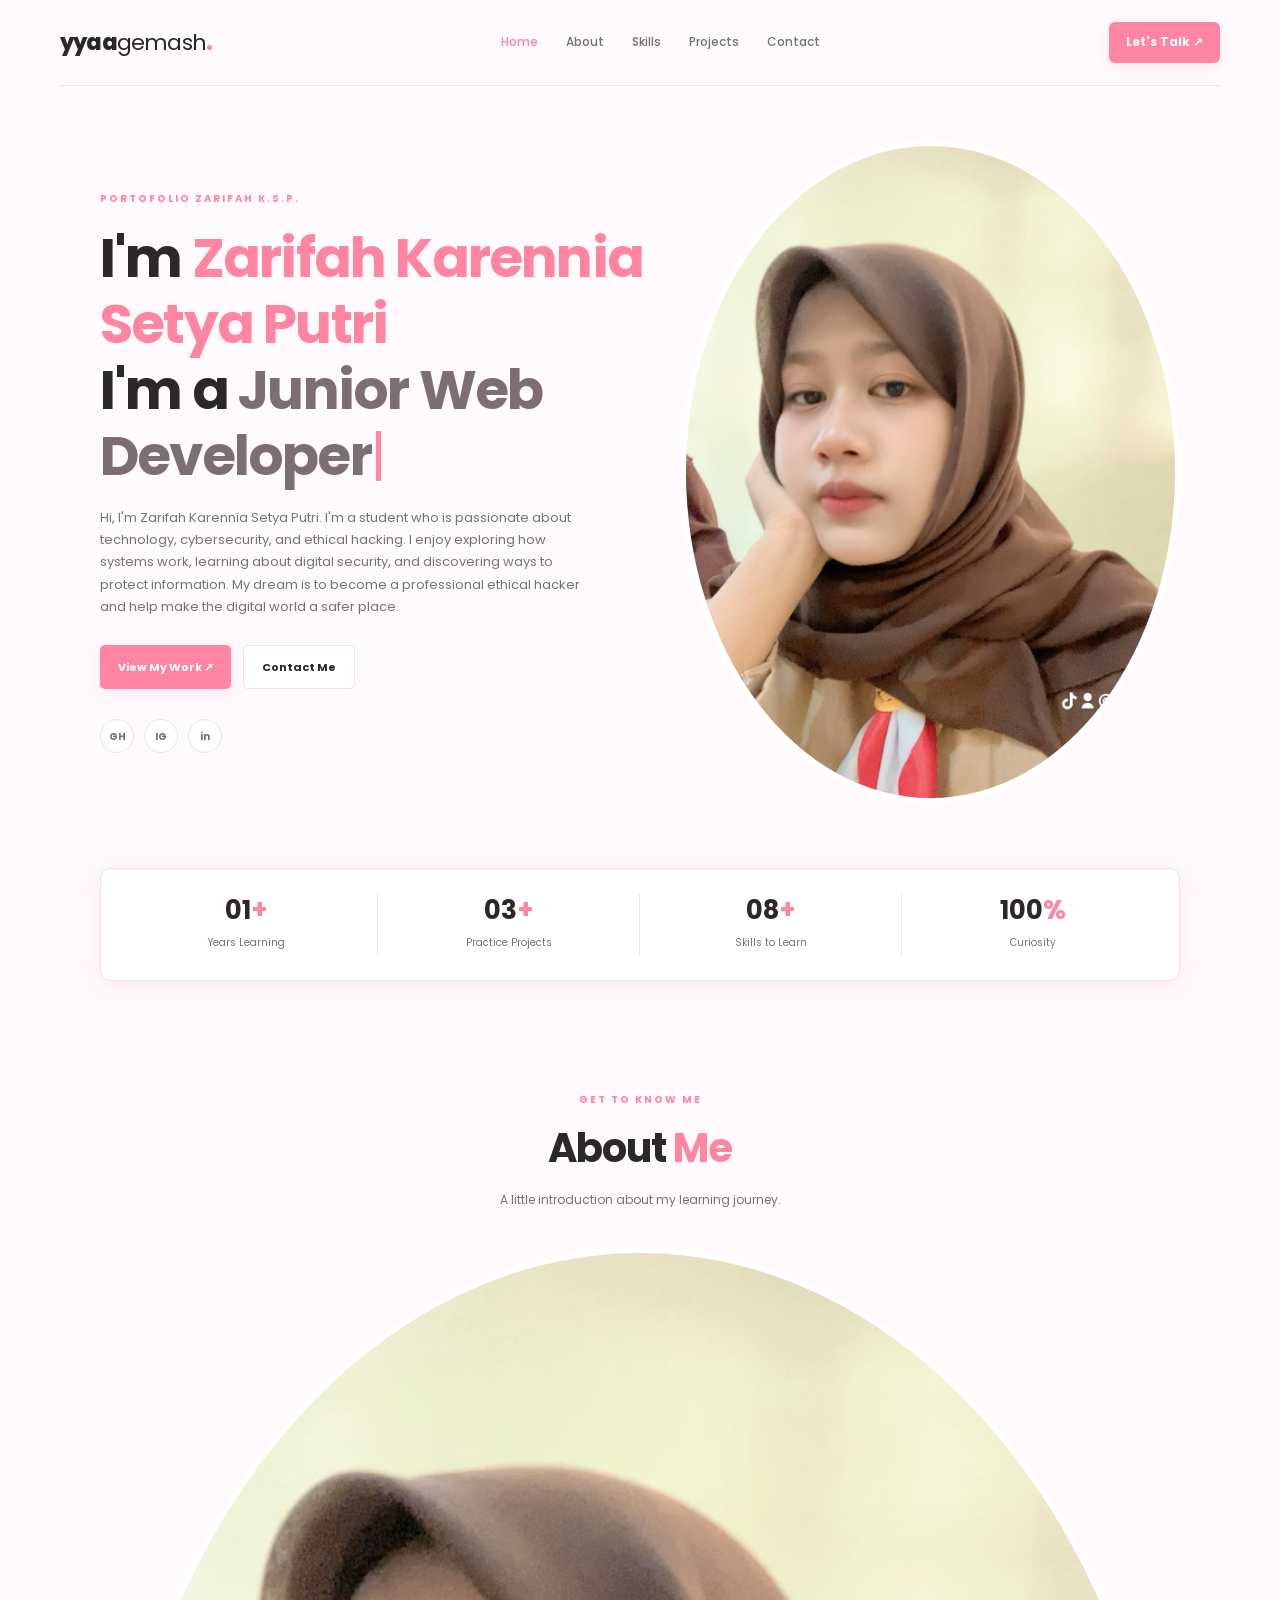
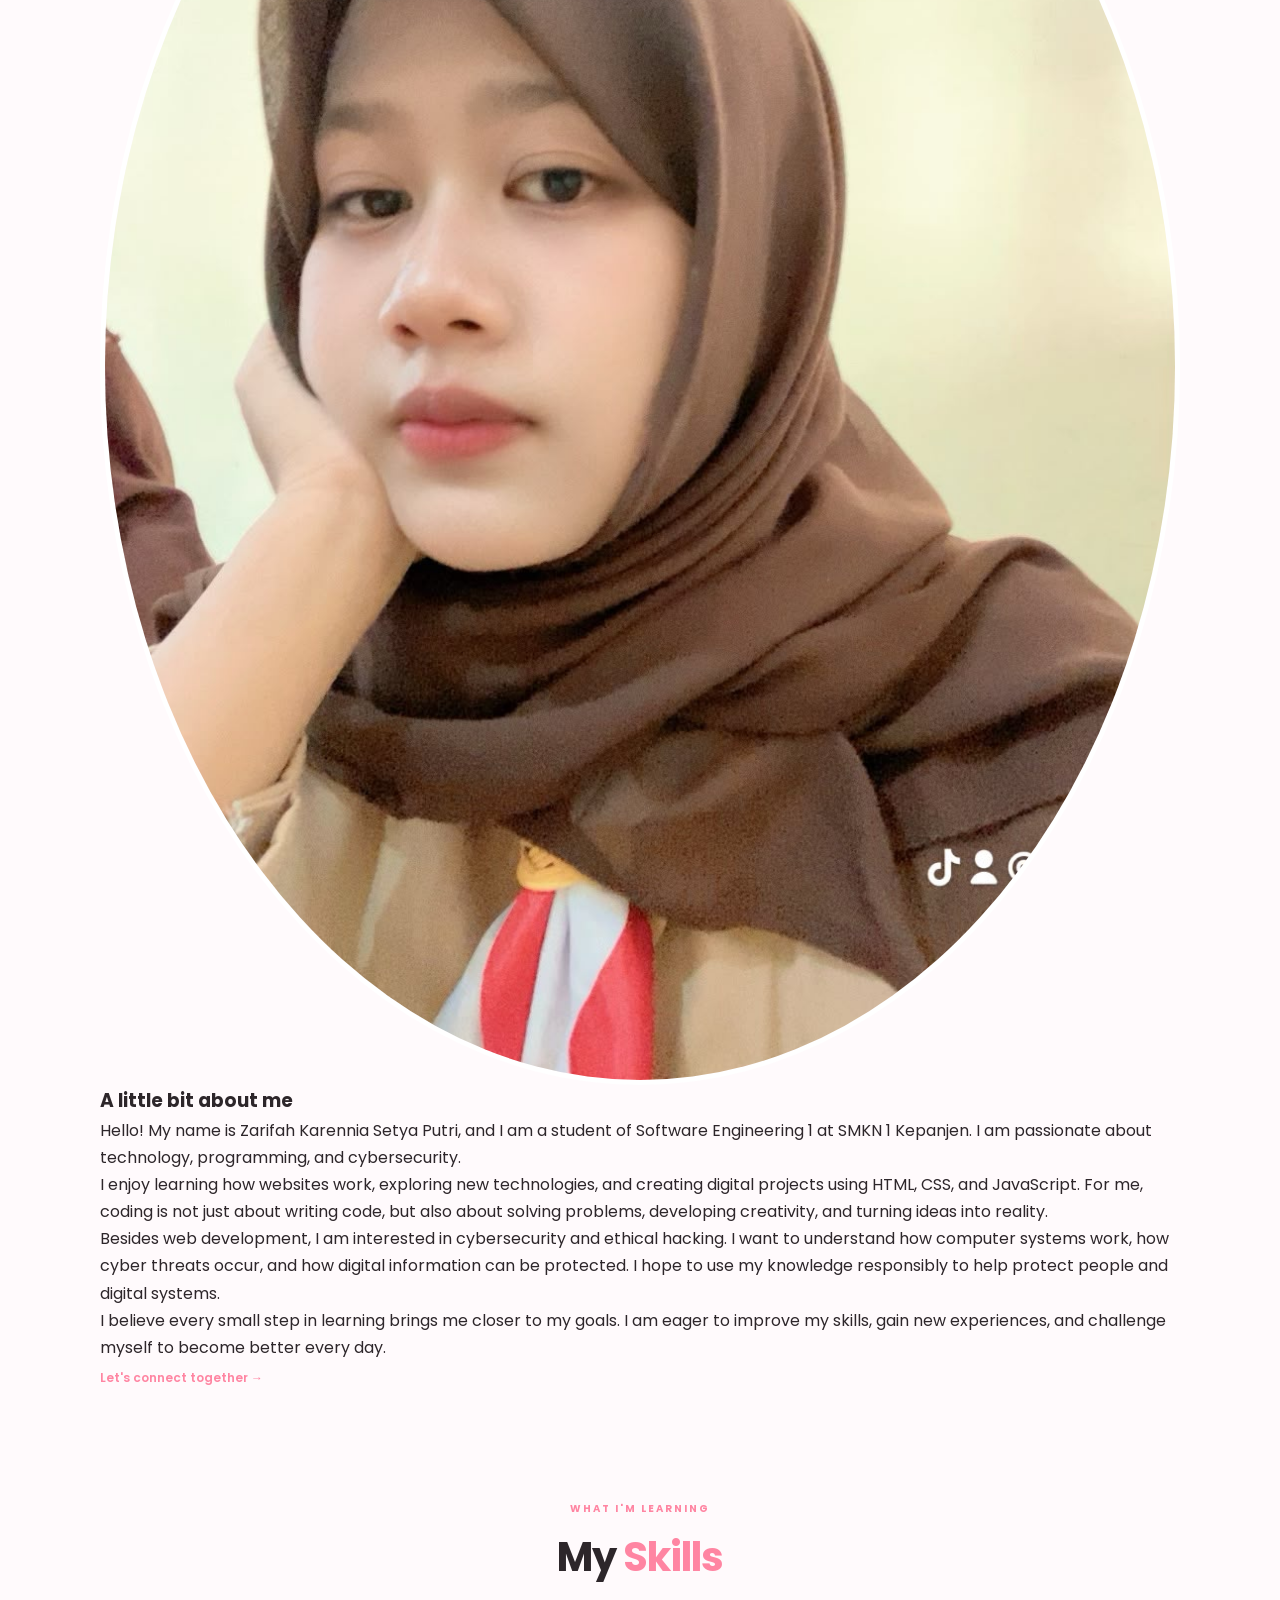
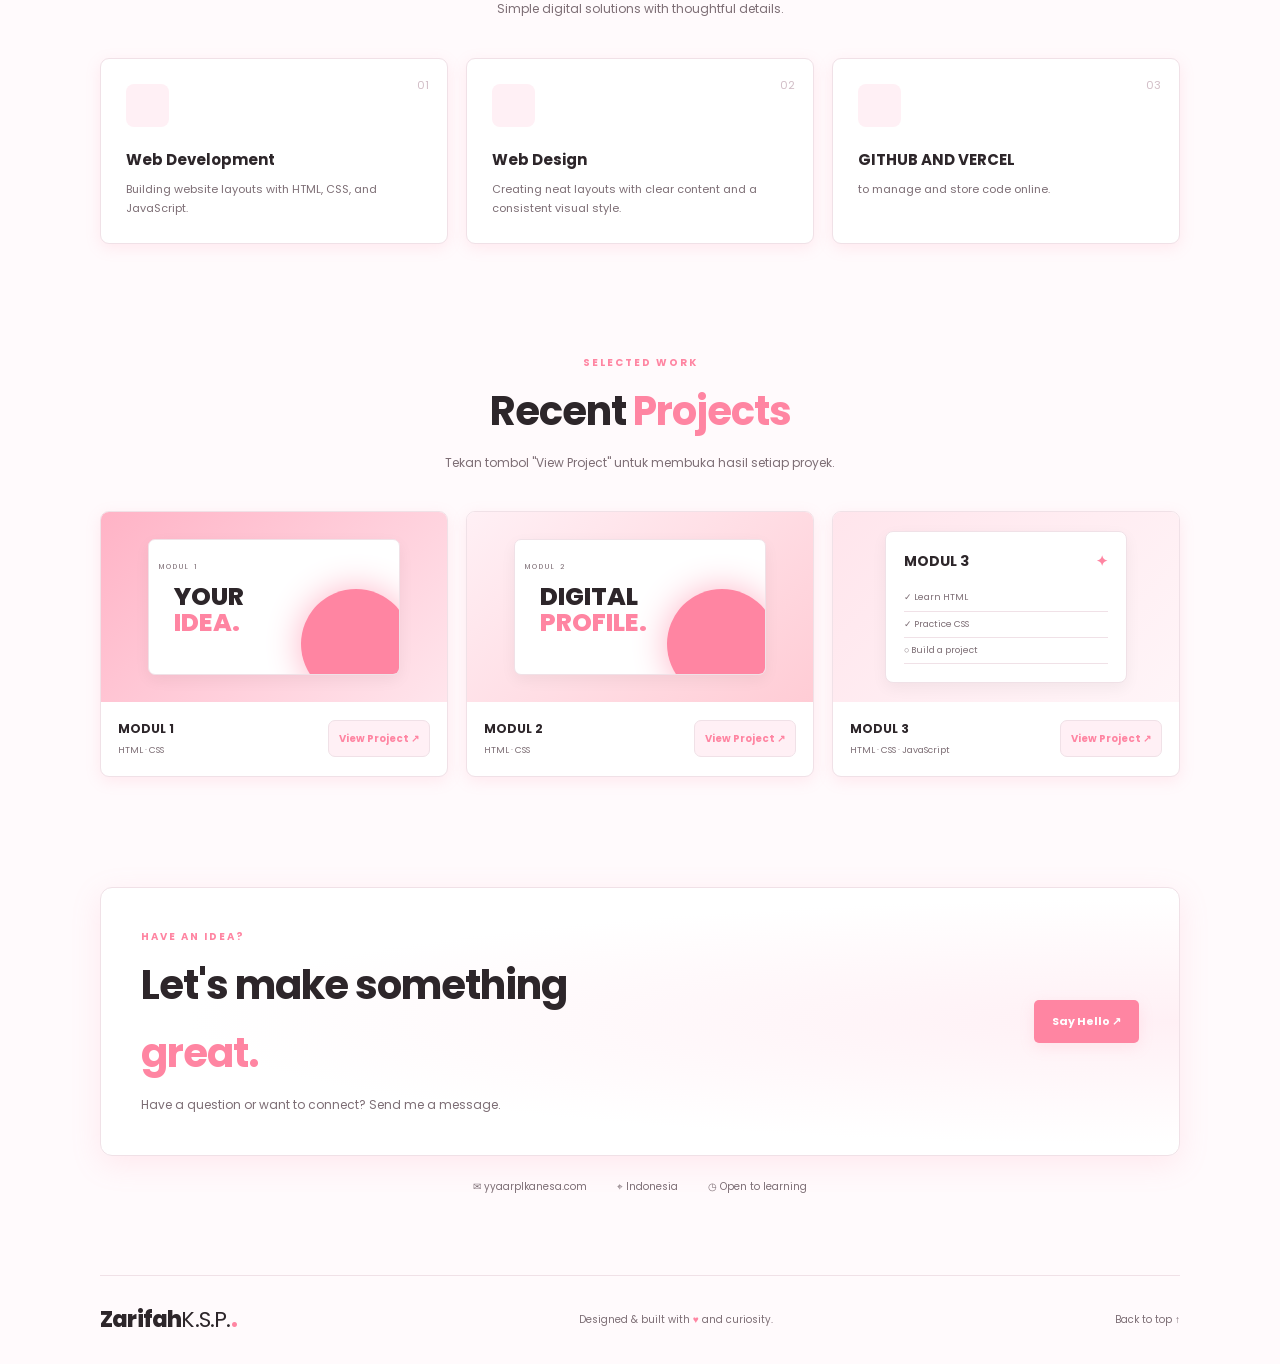
<file: index.html>
<!DOCTYPE html>
<html lang="id">
<head>
  <meta charset="UTF-8">
  <meta name="viewport" content="width=device-width, initial-scale=1.0">
  <meta name="description" content="Portofolio Zarifah Karennia Setya Putri, pelajar yang tertarik pada web development dan cybersecurity.">
  <title>Portofolio | Zarifah K.S.P.</title>
  <link rel="preconnect" href="https://fonts.googleapis.com">
  <link rel="preconnect" href="https://fonts.gstatic.com" crossorigin>
  <link href="https://fonts.googleapis.com/css2?family=Poppins:wght@300;400;500;600;700;800&display=swap" rel="stylesheet">
  <link rel="stylesheet" href="style.css">
</head>
<body>
  <header class="header">
    <a href="#home" class="logo">yyaa<span>gemash</span><i>.</i></a>
    <button class="menu-toggle" id="menuToggle" aria-label="Buka menu" aria-expanded="false">☰</button>
    <nav class="nav" id="nav">
      <a href="#home" class="active">Home</a>
      <a href="#about">About</a>
      <a href="#Skills">Skills</a>
      <a href="#projects">Projects</a>
      <a href="#contact">Contact</a>
    </nav>
    <a href="#contact" class="header-button">Let's Talk ↗</a>
  </header>

  <main>
    <section class="hero section" id="home">
      <div class="hero-copy">
        <p class="eyebrow">PORTOFOLIO ZARIFAH K.S.P.</p>
        <h1>I'm <span>Zarifah Karennia Setya Putri</span><br>I'm a <span class="typing" id="typing">Junior Web Developer</span><b class="cursor">|</b></h1>
        <p class="intro">
          Hi, I'm Zarifah Karennia Setya Putri. I'm a student who is passionate about technology,
          cybersecurity, and ethical hacking. I enjoy exploring how systems work, learning about
          digital security, and discovering ways to protect information. My dream is to become a
          professional ethical hacker and help make the digital world a safer place.
        </p>
        <div class="hero-actions">
          <a href="#projects" class="button button-primary">View My Work ↗</a>
          <a href="#contact" class="button button-outline">Contact Me</a>
        </div>
        <div class="socials">
          <a href="https://github.com/" target="_blank" rel="noopener noreferrer" aria-label="GitHub">GH</a>
          <a href="https://www.instagram.com/" target="_blank" rel="noopener noreferrer" aria-label="Instagram">IG</a>
          <a href="https://www.linkedin.com/" target="_blank" rel="noopener noreferrer" aria-label="LinkedIn">in</a>
        </div>
      </div>
<!-- FOTO -->

            <div class="about-photo">

                <img
                    src="WhatsApp Image 2026-10-03 at 18.28.03.jpeg"
                    class="profile-photo"
                    alt="Foto Zarifah"
                >
    </section>

    <section class="stats section" aria-label="Ringkasan">
      <div><strong>01<span>+</span></strong><small>Years Learning</small></div>
      <div><strong>03<span>+</span></strong><small>Practice Projects</small></div>
      <div><strong>08<span>+</span></strong><small>Skills to Learn</small></div>
      <div><strong>100<span>%</span></strong><small>Curiosity</small></div>
    </section>

    <section class="section about" id="about">
      <div class="section-heading">
        <p class="eyebrow">GET TO KNOW ME</p>
        <h2>About <span>Me</span></h2>
        <p class="section-subtitle">A little introduction about my learning journey.</p>
      </div>
<!-- FOTO -->

            <div class="about-photo">

                <img
                    src="WhatsApp Image 2026-10-03 at 18.28.03.jpeg"
                    class="profile-photo"
                    alt="Foto Zarifah"

      <div class="about-content"<div></div>
        
          <h3>A little bit about me</h3>
          <p>Hello! My name is Zarifah Karennia Setya Putri, and I am a student of Software Engineering 1 at SMKN 1 Kepanjen. I am passionate about technology, programming, and cybersecurity.</p>
          <p>I enjoy learning how websites work, exploring new technologies, and creating digital projects using HTML, CSS, and JavaScript. For me, coding is not just about writing code, but also about solving problems, developing creativity, and turning ideas into reality.</p>
          <p>Besides web development, I am interested in cybersecurity and ethical hacking. I want to understand how computer systems work, how cyber threats occur, and how digital information can be protected. I hope to use my knowledge responsibly to help protect people and digital systems.</p>
          <p>I believe every small step in learning brings me closer to my goals. I am eager to improve my skills, gain new experiences, and challenge myself to become better every day.</p>
          <a href="#contact" class="text-link">Let's connect together →</a>
        </div>
      </div>
    </section>

    <section class="section services" id="services">
      <div class="section-heading">
        <p class="eyebrow">WHAT I'M LEARNING</p>
        <h2>My <span>Skills</span></h2>
        <p class="section-subtitle">Simple digital solutions with thoughtful details.</p>
      </div>
      <div class="service-grid">
        <article class="service-card">
          <div class="service-icon"></div><h3>Web Development</h3>
          <p>Building website layouts with HTML, CSS, and JavaScript.</p><span class="card-number">01</span>
        </article>
        <article class="service-card">
          <div class="service-icon"></div><h3>Web Design</h3>
          <p>Creating neat layouts with clear content and a consistent visual style.</p><span class="card-number">02</span>
        </article>
        <article class="service-card">
          <div class="service-icon"></div><h3>GITHUB AND VERCEL</h3>
          <p>to manage and store code online.</p><span class="card-number">03</span>
        </article>
      </div>
    </section>

    
<section class="section projects" id="projects">
    <div class="section-heading">
        <p class="eyebrow">SELECTED WORK</p>
        <h2>Recent <span>Projects</span></h2>
        <p class="section-subtitle">
            Tekan tombol "View Project" untuk membuka hasil setiap proyek.
        </p>
    </div>

    <div class="project-grid">

        <!-- PROJECT 1 -->
        <article class="project-card">
            <div class="project-preview preview-one">
                <div class="preview-window">
                    <span class="preview-tag">MODUL 1</span>
                    <div class="preview-title">
                        YOUR<br>
                        <em>IDEA.</em>
                    </div>
                    <div class="preview-shape"></div>
                </div>
            </div>

            <div class="project-info">
                <div>
                    <h3>MODUL 1</h3>
                    <p>HTML · CSS</p>
                </div>

                <a href="index1.html"
                   target="_blank"
                   rel="noopener noreferrer"
                   class="project-open">
                    View Project ↗
                </a>
            </div>
        </article>

        <!-- PROJECT 2 -->
        <article class="project-card">
            <div class="project-preview preview-two">
                <div class="preview-window">
                    <span class="preview-tag">MODUL 2</span>
                    <div class="preview-title">
                        DIGITAL<br>
                        <em>PROFILE.</em>
                    </div>
                    <div class="preview-shape"></div>
                </div>
            </div>

            <div class="project-info">
                <div>
                    <h3>MODUL 2</h3>
                    <p>HTML · CSS</p>
                </div>

                <a href="index2.html"
                   target="_blank"
                   rel="noopener noreferrer"
                   class="project-open">
                    View Project ↗
                </a>
            </div>
        </article>

        <!-- PROJECT 3 -->
        <article class="project-card">
            <div class="project-preview preview-three">
                <div class="todo">
                    <strong>MODUL 3 <span>✦</span></strong>
                    <p>✓ Learn HTML</p>
                    <p>✓ Practice CSS</p>
                    <p>○ Build a project</p>
                </div>
            </div>

            <div class="project-info">
                <div>
                    <h3>MODUL 3</h3>
                    <p>HTML · CSS · JavaScript</p>
                </div>

                <a href="index3.html"
                   target="_blank"
                   rel="noopener noreferrer"
                   class="project-open">
                    View Project ↗
                </a>
            </div>
        </article>

    </div>
  </section>
    <section class="section contact" id="contact">
      <div class="contact-panel">
        <div>
          <p class="eyebrow">HAVE AN IDEA?</p>
          <h2>Let's make something <span>great.</span></h2>
          <p class="section-subtitle">Have a question or want to connect? Send me a message.</p>
        </div>
        <a class="button button-primary" href="mailto:@yyaarplkanesa.com">Say Hello ↗</a>
      </div>
      <div class="contact-details"><span>✉ yyaarplkanesa.com</span><span>⌖ Indonesia</span><span>◷ Open to learning</span></div>
    </section>
  </main>

  <footer>
    <a class="logo" href="#home">Zarifah<span>K.S.P.</span><i>.</i></a>
    <p>Designed & built with <span>♥</span> and curiosity.</p>
    <a href="#home" class="back-top">Back to top ↑</a>
  </footer>

  <div class="project-modal" id="projectModal" aria-hidden="true" role="dialog" aria-modal="true" aria-labelledby="modalTitle">
    <div class="project-modal-content">
      <button class="modal-close" id="modalClose" aria-label="Tutup preview">&times;</button>
      <p class="eyebrow">PROJECT PREVIEW</p>
      <h2 id="modalTitle">Nama Proyek</h2>
      <p id="modalDescription"></p>
      <div id="modalPreview" class="modal-preview"></div>
    </div>
  </div>
  <script src="script.js"></script>
</body>
</html>
</file>
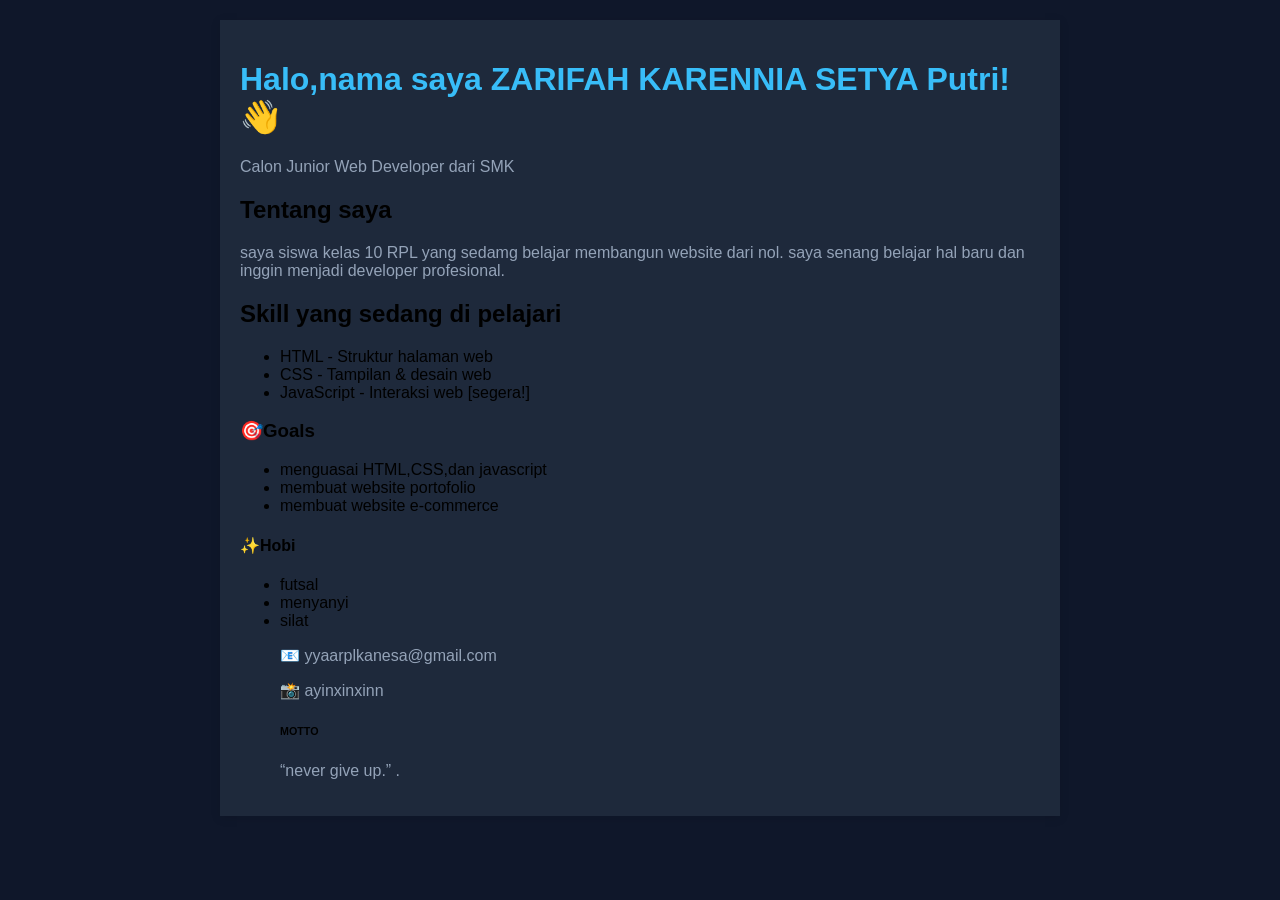
<file: index1.html>
<!DOCTYPE html>
<html lang="id">
    <head> 
        <meta charset="UTF-8">
        <title>profil-Zarifah Karennia Setya Putri</title>
    
    <style>

        body {
            font-family: Arial, sans-serif;
            background-color: #0f172a;
            margin: 0;
            padding: 0;
        }
        .kartu-profil {
            max-width: 800px;
            margin: 20px auto;
            padding: 20px;
            background-color: #1e293b;
            box-shadow: 0 2px 10px rgba(0, 0, 0, 0.1);
        }
        h1 {
            color: #38bdf8;
        }
        p {
            color: #94a3b8;
        }
    </style>
    <body>
        
    <div class="kartu-profil">
        <h1> Halo,nama saya ZARIFAH KARENNIA SETYA Putri!👋</h1>
        <p class="tagline">Calon Junior Web Developer dari SMK</p>

       <h2>Tentang saya</h2>
       <p>saya siswa kelas 10 RPL yang sedamg belajar
                membangun website dari nol. saya senang
                belajar hal baru dan inggin menjadi developer profesional.</p> 

       <h2>Skill yang sedang di pelajari</h2>
       <ul>
           <li>HTML - Struktur halaman web</li>
          <li>CSS - Tampilan & desain web</li>
           <li>JavaScript - Interaksi web [segera!]</li>
          </ul>


           <h3> 🎯Goals</h3>
           <ul>
               <li>menguasai HTML,CSS,dan javascript</li>
               <li>membuat website portofolio</li>
               <li>membuat website e-commerce</li>
           </ul>


           <h4> ✨Hobi</h4>
             <ul>
                <li>futsal</li>
                <li>menyanyi</li>
                <li>silat</li>

             <p class="kontak">📧 yyaarplkanesa@gmail.com</p>
             <p class="kontak">📸 ayinxinxinn</p>


             <h6>MOTTO</h6>
                 <P>“never give up.” 
                  .</P>
    </div>
 </body>
 </html>
</file>
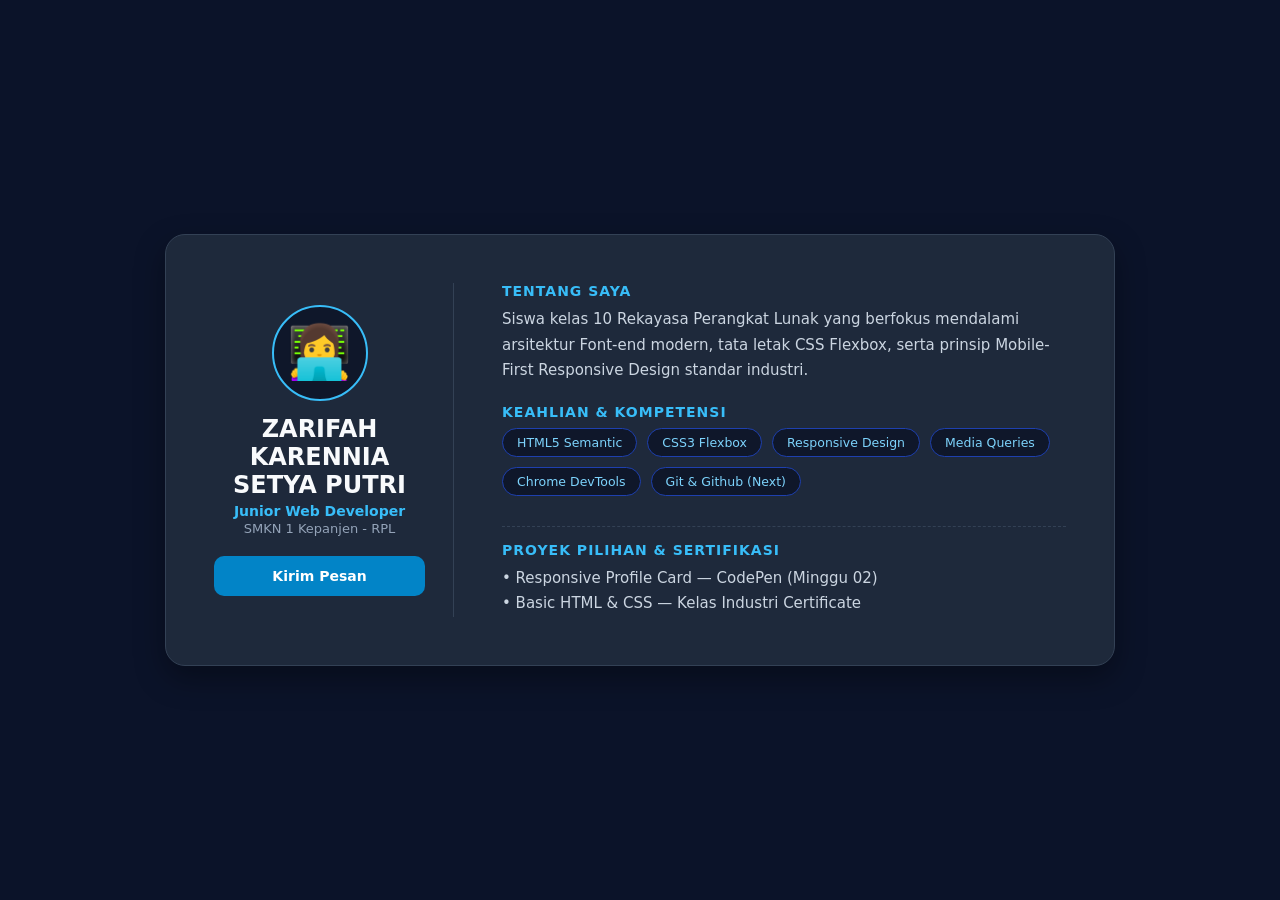
<file: index2.html>
<!DOCTYPE html>
<html lang="en">
<head>
    <meta charset="UTF-8">
    <meta name="viewport" content="width=device-width, initial-scale=1.0">
    <title>Profil Digital Responsive - Zarifah Karennia Setya Putri</title>
    <link rel="stylesheet" href="index2.css">
</head>
<body>

    <main class="page-wrapper">
        <article class="profile-card">
        
             <header class="card-aside">
                <div class="avatar-box">
                    <span class="avatar-icon">👩‍💻</span>
                </div>
                <h1 class="student-name">ZARIFAH KARENNIA SETYA PUTRI</h1>
                <p class="student-role">Junior Web Developer</p>
                <p class="student-school">SMKN 1 Kepanjen - RPL</p>
                <a href="mailto:siswa@smkn1kepanjen.sch.id" class="btn-contact">Kirim Pesan</a>
            </header>

             <section class="card-content">
                <div class="bio-section">
                    <h2 class="section-heading">Tentang Saya</h2>
                    <p class="bio-text">
                        Siswa kelas 10 Rekayasa Perangkat Lunak yang berfokus mendalami
                        arsitektur Font-end modern, tata letak CSS Flexbox, serta prinsip
                        Mobile-First Responsive Design standar industri.
                    </p>
                </div>

                <div class="skills-section">
                    <h2 class="section-heading">Keahlian & Kompetensi</h2>
                    <div class="skill-matrix">
                        <div class="skill-badge">HTML5 Semantic</div>
                        <div class="skill-badge">CSS3 Flexbox</div>
                        <div class="skill-badge">Responsive Design</div>
                        <div class="skill-badge">Media Queries</div>
                        <div class="skill-badge">Chrome DevTools</div>
                        <div class="skill-badge">Git & Github (Next) </div>
                 </div>
                </div>

            <!-- TANTANGAN: Section Baru (Hanya Muncul Bagus di Desktop) -->
                <div class="extra-section">
                    <h2 class="section-heading">Proyek Pilihan & Sertifikasi</h2>
                    <p class="bio-text">
                        • Responsive Profile Card — CodePen (Minggu 02)<br>
                        • Basic HTML & CSS — Kelas Industri Certificate
                    </p>
                </div>
             </section>

          </article>
</body>
</html>
</file>
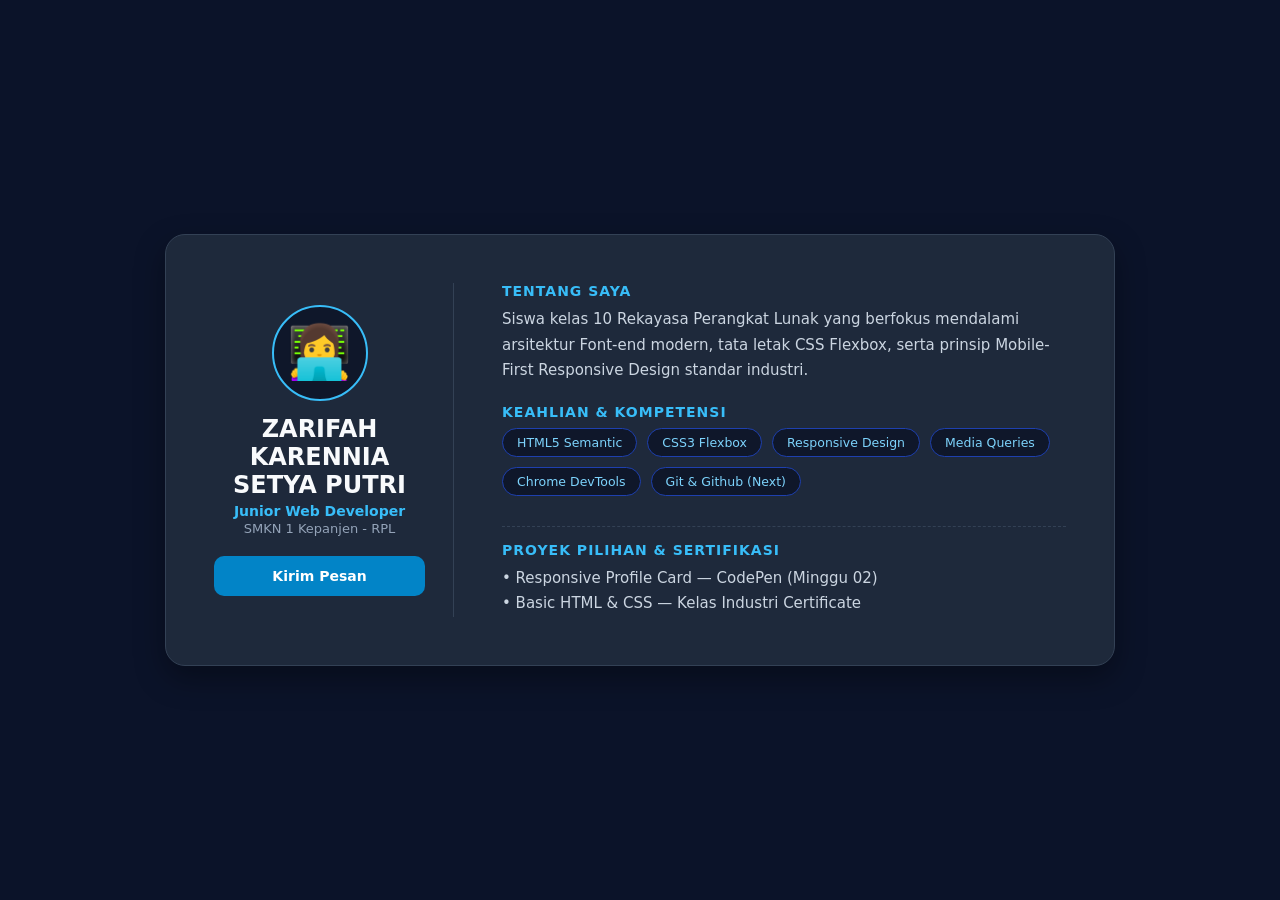
<file: index3.html>
<!DOCTYPE html>
<html lang="en">
<head>
    <meta charset="UTF-8">
    <meta name="viewport" content="width=device-width, initial-scale=1.0">
    <title>Profil Digital Responsive - ZARIFAH KARENNIA SETYA Putri</title>
    <link rel="stylesheet" href="index2.css">
</head>
<body>

    <main class="page-wrapper">
        <article class="profile-card">
        
             <header class="card-aside">
                <div class="avatar-box">
                    <span class="avatar-icon">👩‍💻</span>
                </div>
                <h1 class="student-name">ZARIFAH KARENNIA SETYA PUTRI</h1>
                <p class="student-role">Junior Web Developer</p>
                <p class="student-school">SMKN 1 Kepanjen - RPL</p>
                <a href="mailto:siswa@smkn1kepanjen.sch.id" class="btn-contact">Kirim Pesan</a>
            </header>

             <section class="card-content">
                <div class="bio-section">
                    <h2 class="section-heading">Tentang Saya</h2>
                    <p class="bio-text">
                        Siswa kelas 10 Rekayasa Perangkat Lunak yang berfokus mendalami
                        arsitektur Font-end modern, tata letak CSS Flexbox, serta prinsip
                        Mobile-First Responsive Design standar industri.
                    </p>
                </div>

                <div class="skills-section">
                    <h2 class="section-heading">Keahlian & Kompetensi</h2>
                    <div class="skill-matrix">
                        <div class="skill-badge">HTML5 Semantic</div>
                        <div class="skill-badge">CSS3 Flexbox</div>
                        <div class="skill-badge">Responsive Design</div>
                        <div class="skill-badge">Media Queries</div>
                        <div class="skill-badge">Chrome DevTools</div>
                        <div class="skill-badge">Git & Github (Next) </div>
                 </div>
                </div>

            <!-- TANTANGAN: Section Baru (Hanya Muncul Bagus di Desktop) -->
                <div class="extra-section">
                    <h2 class="section-heading">Proyek Pilihan & Sertifikasi</h2>
                    <p class="bio-text">
                        • Responsive Profile Card — CodePen (Minggu 02)<br>
                        • Basic HTML & CSS — Kelas Industri Certificate
                    </p>
                </div>
             </section>

          </article>
</body>
</html>
</file>
<file: style.css>
* {
    margin: 0;
    padding: 0;
    box-sizing: border-box;
}
:root {
    --bg: #fffafc;
    --panel: #fff;
    --text: #2d262a;
    --muted: #7d6e75;
    --pink: #ff85a2;
    --pink-light: #ffb3c6;
    --pink-bg: #fff0f5;
    --border: #f0e1e7;
    --shadow: rgba(255,133,162,.15);
}
html {
    scroll-behavior: smooth;
    scroll-padding-top: 90px;
}
body {
    font-family: "Poppins",Arial,sans-serif;
    background: var(--bg);
    color: var(--text);
    line-height: 1.7;
    overflow-x: hidden;
}
a {
    color: inherit;
    text-decoration: none;
}
button {
    font: inherit;
}
.section {
    width: min(1080px,calc(100% - 48px));
    margin: auto;
}
.header {
    width: min(1160px,calc(100% - 48px));
    min-height: 86px;
    margin: auto;
    display: flex;
    align-items: center;
    justify-content: space-between;
    gap: 25px;
    border-bottom: 1px solid var(--border);
    position: relative;
    z-index: 20;
}
.logo {
    font-size: 22px;
    font-weight: 800;
    letter-spacing: -.8px;
    white-space: nowrap;
}
.logo span {
    font-weight: 400;
}
.logo i {
    color: var(--pink);
    font-style: normal;
}
.nav {
    display: flex;
    align-items: center;
    gap: 28px;
}
.nav a {
    color: var(--muted);
    font-size: 12px;
    font-weight: 500;
    transition: color .25s;
}
.nav a:hover,.nav a.active {
    color: var(--pink);
}
.header-button {
    background: var(--pink);
    color: white;
    padding: 10px 17px;
    border-radius: 6px;
    font-size: 12px;
    font-weight: 700;
    white-space: nowrap;
    box-shadow: 0 4px 12px var(--shadow);
}
.header-button:hover,.button-primary:hover {
    background: #f76c8e;
}
.menu-toggle {
    display: none;
    background: transparent;
    color: var(--text);
    border: 0;
    font-size: 25px;
    cursor: pointer;
}
.hero {
    min-height: 560px;
    display: grid;
    grid-template-columns: 1.05fr .95fr;
    align-items: center;
    gap: 30px;
    padding: 55px 0 65px;
}
.eyebrow {
    color: var(--pink);
    font-size: 10px;
    font-weight: 700;
    letter-spacing: 2px;
}
.hero h1 {
    font-size: clamp(34px,4.5vw,55px);
    line-height: 1.2;
    letter-spacing: -1.8px;
    margin: 18px 0;
    overflow-wrap: anywhere;
}
.hero h1 span:first-of-type,h2 span {
    color: var(--pink);
}
.typing {
    color: var(--muted) !important;
}
.cursor {
    color: var(--pink);
    font-weight: 400;
    animation: blink .7s infinite;
}
@keyframes blink {
    50% {
        opacity: 0;
    }
}
.intro {
    max-width: 490px;
    color: var(--muted);
    font-size: 13px;
}
.hero-actions {
    display: flex;
    gap: 12px;
    margin-top: 27px;
    flex-wrap: wrap;
}
.button {
    display: inline-flex;
    align-items: center;
    gap: 15px;
    padding: 12px 18px;
    border-radius: 5px;
    font-size: 11px;
    font-weight: 700;
    transition: transform .25s,background .25s;
}
.button:hover {
    transform: translateY(-3px);
}
.button-primary {
    background: var(--pink);
    color: white;
    box-shadow: 0 4px 15px var(--shadow);
}
.button-outline {
    border: 1px solid var(--border);
    background: var(--panel);
    color: var(--text);
}
.button-outline:hover {
    border-color: var(--pink);
    color: var(--pink);
}
.socials {
    display: flex;
    gap: 10px;
    margin-top: 30px;
}
.socials a {
    display: grid;
    place-items: center;
    width: 34px;
    height: 34px;
    border: 1px solid var(--border);
    background: var(--panel);
    color: var(--muted);
    border-radius: 50%;
    font-size: 10px;
    font-weight: 700;
    transition: .25s;
}
.socials a:hover {
    background: var(--pink);
    color: white;
    border-color: var(--pink);
    transform: translateY(-3px);
}
.hero-visual {
    min-height: 410px;
    position: relative;
    display: grid;
    place-items: center;
    min-width: 0;
}
.portrait-ring {
    position: relative;
    width: min(300px,70vw);
    aspect-ratio: 1;
    padding: 9px;
    border-radius: 50%;
    background: linear-gradient(145deg,var(--pink),#ffe3ec 55%,white);
    box-shadow: 0 10px 40px var(--shadow);
    animation: float 5s ease-in-out infinite;
    z-index: 2;
}
.profile-photo {
    display: block;
    width: 100%;
    height: 100%;
    border-radius: 50%;
    object-fit: cover;
    object-position: center;
    border: 5px solid white;
}
.profile-fallback {
    display: none;
    width: 100%;
    height: 100%;
    place-items: center;
    border-radius: 50%;
    background: linear-gradient(145deg,#ffe5ec,#ffb3c6);
    color: white;
    font-size: 100px;
    font-weight: 800;
}
.orbit {
    position: absolute;
    border: 1px solid rgba(255,133,162,.35);
    border-radius: 50%;
    pointer-events: none;
}
.orbit-one {
    width: 360px;
    height: 180px;
    transform: rotate(-25deg);
}
.orbit-two {
    width: 400px;
    height: 245px;
    transform: rotate(42deg);
}
.float-card {
    position: absolute;
    display: flex;
    align-items: center;
    gap: 10px;
    background: rgba(255,255,255,.96);
    border: 1px solid var(--border);
    border-radius: 9px;
    padding: 12px;
    box-shadow: 0 10px 30px var(--shadow);
    z-index: 4;
    animation: float 4s ease-in-out infinite;
}
.float-card strong,.float-card small {
    display: block;
}
.float-card strong {
    font-size: 10px;
}
.float-card small {
    color: var(--muted);
    font-size: 8px;
}
.mini-icon {
    display: grid;
    place-items: center;
    width: 32px;
    height: 32px;
    border-radius: 7px;
    background: var(--pink-bg);
    color: var(--pink);
    font-weight: 700;
}
.card-code {
    left: -2%;
    top: 20%;
}
.card-design {
    right: -2%;
    bottom: 18%;
    animation-delay: -2s;
}
.round-sticker {
    position: absolute;
    right: 5%;
    top: 10%;
    display: grid;
    place-items: center;
    width: 75px;
    height: 75px;
    border: 1px dashed var(--pink);
    background: rgba(255,240,245,.85);
    border-radius: 50%;
    color: var(--pink);
    text-align: center;
    font-size: 8px;
    font-weight: 600;
    line-height: 1.5;
    transform: rotate(12deg);
}
@keyframes float {
    0%,100% {
        transform: translateY(0);
    }
    50% {
        transform: translateY(-10px);
    }
}
.stats {
    display: grid;
    grid-template-columns: repeat(4,1fr);
    background: var(--panel);
    border: 1px solid var(--border);
    box-shadow: 0 4px 20px var(--shadow);
    border-radius: 10px;
    padding: 25px 15px;
}
.stats div {
    text-align: center;
    border-right: 1px solid var(--border);
}
.stats div:last-child {
    border: 0;
}
.stats strong {
    display: block;
    font-size: 26px;
    line-height: 1.3;
}
.stats strong span {
    color: var(--pink);
}
.stats small {
    color: var(--muted);
    font-size: 10px;
}
.about,.services,.projects {
    padding-top: 110px;
}
.section-heading {
    text-align: center;
    margin-bottom: 38px;
}
.section-heading h2,.contact h2 {
    font-size: clamp(29px,4vw,40px);
    letter-spacing: -1px;
    margin-top: 6px;
}
.section-subtitle {
    color: var(--muted);
    font-size: 12px;
    margin-top: 8px;
}
.about-content {
    display: grid;
    grid-template-columns: .8fr 1.2fr;
    gap: 55px;
    align-items: center;
    max-width: 900px;
    margin: auto;
}
.about-mark {
    min-height: 240px;
    background: linear-gradient(145deg,#ffeef2,white 70%);
    border: 1px solid var(--border);
    box-shadow: 0 5px 20px var(--shadow);
    border-radius: 12px;
    display: flex;
    flex-direction: column;
    justify-content: center;
    align-items: center;
}
.about-mark span {
    font-size: 78px;
    font-weight: 800;
    letter-spacing: -7px;
    color: var(--pink);
}
.about-mark small {
    font-size: 8px;
    letter-spacing: 2px;
    color: var(--muted);
    text-align: center;
}
.about-text h3 {
    font-size: 20px;
    margin-bottom: 12px;
}
.about-text p {
    color: var(--muted);
    font-size: 12px;
    margin-bottom: 13px;
}
.text-link {
    display: inline-block;
    color: var(--pink);
    font-size: 12px;
    font-weight: 600;
    margin-top: 7px;
}
.text-link:hover {
    text-decoration: underline;
}
.service-grid,.project-grid {
    display: grid;
    grid-template-columns: repeat(3,1fr);
    gap: 18px;
}
.service-card {
    position: relative;
    background: var(--panel);
    border: 1px solid var(--border);
    border-radius: 9px;
    padding: 25px;
    box-shadow: 0 4px 15px var(--shadow);
    transition: transform .3s,border-color .3s;
}
.service-card:hover,.project-card:hover {
    transform: translateY(-6px);
    border-color: var(--pink-light);
}
.service-icon {
    display: grid;
    place-items: center;
    width: 43px;
    height: 43px;
    border-radius: 8px;
    background: var(--pink-bg);
    color: var(--pink);
    font-size: 20px;
    margin-bottom: 20px;
}
.service-card h3 {
    font-size: 15px;
    margin-bottom: 8px;
}
.service-card p {
    font-size: 11px;
    color: var(--muted);
}
.card-number {
    position: absolute;
    right: 18px;
    top: 17px;
    color: #d1bdc6;
    font-size: 11px;
}
.project-card {
    overflow: hidden;
    background: var(--panel);
    border: 1px solid var(--border);
    box-shadow: 0 4px 15px var(--shadow);
    border-radius: 9px;
    transition: transform .3s,border-color .3s;
    min-width: 0;
}
.project-preview {
    height: 190px;
    display: grid;
    place-items: center;
    overflow: hidden;
}
.preview-one {
    background: linear-gradient(135deg,#ffb3c6,#ffe5ec);
}
.preview-window {
    width: 73%;
    height: 72%;
    background: white;
    border: 1px solid var(--border);
    border-radius: 7px;
    position: relative;
    padding: 10px;
    overflow: hidden;
    box-shadow: 0 5px 15px rgba(0,0,0,.05);
}
.preview-tag {
    font-size: 7px;
    letter-spacing: 2px;
    color: var(--muted);
}
.preview-title {
    position: absolute;
    top: 33%;
    left: 10%;
    font-size: 25px;
    font-weight: 800;
    line-height: 1.05;
}
.preview-title em {
    color: var(--pink);
    font-style: normal;
}
.preview-shape {
    position: absolute;
    width: 110px;
    height: 110px;
    border-radius: 50%;
    right: -12px;
    bottom: -25px;
    background: var(--pink);
    box-shadow: 0 0 35px var(--pink-light);
}
.preview-two {
    background: linear-gradient(140deg,#fff0f5,#ffccd5);
}
.mini-profile {
    width: 62%;
    background: white;
    border: 1px solid var(--border);
    border-radius: 10px;
    padding: 17px;
    text-align: center;
    box-shadow: 0 5px 15px rgba(0,0,0,.05);
}
.mini-avatar {
    margin: 0 auto 8px;
    width: 45px;
    height: 45px;
    display: grid;
    place-items: center;
    border-radius: 50%;
    background: var(--pink);
    color: white;
    font-size: 23px;
    font-weight: 800;
}
.mini-profile strong,.mini-profile small {
    display: block;
}
.mini-profile strong {
    font-size: 12px;
}
.mini-profile small {
    color: var(--muted);
    font-size: 8px;
}
.mini-bars {
    width: 70%;
    height: 5px;
    border-radius: 5px;
    background: var(--pink-light);
    margin: 13px auto 0;
}
.preview-three {
    background: linear-gradient(135deg,#ffe5ec,#fff5f8);
}
.todo {
    width: 70%;
    padding: 18px;
    background: white;
    border-radius: 8px;
    border: 1px solid var(--border);
    box-shadow: 0 5px 15px rgba(0,0,0,.05);
}
.todo strong {
    display: flex;
    justify-content: space-between;
    font-size: 14px;
    margin-bottom: 12px;
}
.todo strong span {
    color: var(--pink);
}
.todo p {
    font-size: 9px;
    color: var(--muted);
    border-bottom: 1px solid var(--border);
    padding: 5px 0;
}
.project-info {
    display: flex;
    justify-content: space-between;
    align-items: center;
    gap: 10px;
    padding: 17px;
}
.project-info h3 {
    font-size: 12px;
}
.project-info p {
    font-size: 9px;
    color: var(--muted);
    margin-top: 4px;
}
.project-open {
    flex-shrink: 0;
    border: 1px solid var(--border);
    background: var(--pink-bg);
    color: var(--pink);
    padding: 9px 10px;
    border-radius: 7px;
    font-size: 10px;
    font-weight: 700;
    cursor: pointer;
    transition: .25s;
}
.project-open:hover {
    background: var(--pink);
    color: white;
}
.contact {
    padding-top: 110px;
    padding-bottom: 80px;
}
.contact-panel {
    display: flex;
    justify-content: space-between;
    align-items: center;
    gap: 25px;
    padding: 40px;
    border: 1px solid var(--border);
    border-radius: 12px;
    background: radial-gradient(ellipse at right,#fff0f5,white 65%);
    box-shadow: 0 8px 30px var(--shadow);
}
.contact h2 {
    max-width: 540px;
}
.contact-details {
    display: flex;
    justify-content: center;
    flex-wrap: wrap;
    gap: 30px;
    margin-top: 22px;
    color: var(--muted);
    font-size: 10px;
}
footer {
    width: min(1080px,calc(100% - 48px));
    margin: auto;
    padding: 25px 0;
    display: flex;
    justify-content: space-between;
    align-items: center;
    border-top: 1px solid var(--border);
    gap: 15px;
}
footer p,.back-top {
    color: var(--muted);
    font-size: 10px;
}
footer p span {
    color: var(--pink);
}
.back-top:hover {
    color: var(--pink);
}
.project-modal {
    display: none;
    position: fixed;
    inset: 0;
    z-index: 999;
    background: rgba(45,38,42,.65);
    padding: 20px;
    align-items: center;
    justify-content: center;
}
.project-modal.show {
    display: flex;
}
.project-modal-content {
    width: min(600px,100%);
    max-height: 85vh;
    overflow-y: auto;
    position: relative;
    padding: 30px;
    border: 1px solid var(--border);
    border-radius: 16px;
    background: var(--panel);
    box-shadow: 0 15px 50px var(--shadow);
}
.project-modal-content h2 {
    margin: 8px 0;
}
.project-modal-content p:not(.eyebrow) {
    color: var(--muted);
    font-size: 13px;
}
.modal-close {
    position: absolute;
    top: 12px;
    right: 15px;
    width: 35px;
    height: 35px;
    border: 1px solid var(--border);
    border-radius: 50%;
    background: var(--pink-bg);
    color: var(--pink);
    font-size: 24px;
    cursor: pointer;
}
.modal-preview {
    margin-top: 20px;
    padding: 25px;
    min-height: 180px;
    display: grid;
    place-items: center;
    text-align: center;
    border: 1px solid var(--border);
    border-radius: 12px;
    background: linear-gradient(135deg,#fff0f5,white);
    overflow-wrap: anywhere;
}
.preview-landing h3 {
    font-size: 27px;
}
.preview-landing span {
    color: var(--pink);
}
.preview-profile {
    width: 100%;
    padding: 20px;
    border-radius: 12px;
    background: white;
}
.preview-avatar {
    width: 65px;
    height: 65px;
    margin: 0 auto 10px;
    display: grid;
    place-items: center;
    border-radius: 50%;
    background: var(--pink);
    color: white;
    font-size: 25px;
    font-weight: 800;
}
.preview-tasks {
    width: 100%;
    text-align: left;
}
.preview-tasks p {
    padding: 9px;
    margin-top: 8px;
    border-radius: 6px;
    background: white;
    border: 1px solid var(--border);
}
@media (max-width:800px) {
    .header {
        width: calc(100% - 32px);
        min-height: 72px;
        gap: 12px;
    }
    .menu-toggle {
        display: block;
        order: 3;
    }
    .header-button {
        margin-left: auto;
    }
    .nav {
        display: none;
        position: absolute;
        top: 72px;
        left: 0;
        right: 0;
        z-index: 10;
        padding: 18px;
        background: white;
        border: 1px solid var(--border);
        box-shadow: 0 10px 25px var(--shadow);
        border-radius: 9px;
        flex-direction: column;
        align-items: stretch;
        gap: 14px;
    }
    .nav.open {
        display: flex;
    }
    .nav a {
        font-size: 13px;
    }
    .hero {
        grid-template-columns: 1fr;
        padding-top: 45px;
        gap: 10px;
    }
    .hero-copy {
        text-align: center;
    }
    .intro {
        margin: auto;
    }
    .hero-actions,.socials {
        justify-content: center;
    }
    .hero-visual {
        min-height: 370px;
    }
    .card-code {
        left: 4%;
    }
    .card-design {
        right: 3%;
    }
    .about-content {
        gap: 25px;
    }
    .service-grid,.project-grid {
        gap: 12px;
    }
    .service-card {
        padding: 17px;
    }
    .contact-panel {
        padding: 28px;
    }
}
@media (max-width:560px) {
    .section,footer {
        width: calc(100% - 32px);
    }
    .header {
        width: calc(100% - 28px);
    }
    .logo {
        font-size: 17px;
    }
    .header-button {
        padding: 9px 10px;
        font-size: 10px;
    }
    .hero {
        padding-top: 40px;
    }
    .hero h1 {
        font-size: 35px;
        letter-spacing: -1px;
    }
    .hero-visual {
        min-height: 330px;
    }
    .portrait-ring {
        width: 235px;
    }
    .orbit-one {
        width: 280px;
        height: 150px;
    }
    .orbit-two {
        width: 300px;
        height: 200px;
    }
    .float-card {
        padding: 8px;
        gap: 7px;
    }
    .float-card strong {
        font-size: 8px;
    }
    .float-card small {
        font-size: 7px;
    }
    .mini-icon {
        width: 26px;
        height: 26px;
    }
    .card-code {
        left: 0;
        top: 18%;
    }
    .card-design {
        right: 0;
        bottom: 15%;
    }
    .round-sticker {
        width: 59px;
        height: 59px;
        font-size: 6px;
        right: 0;
    }
    .stats {
        grid-template-columns: repeat(2,1fr);
        gap: 18px 0;
        padding: 22px 8px;
    }
    .stats div:nth-child(2) {
        border-right: 0;
    }
    .stats div:nth-child(3),.stats div:nth-child(4) {
        padding-top: 13px;
        border-top: 1px solid var(--border);
    }
    .stats strong {
        font-size: 23px;
    }
    .about,.services,.projects,.contact {
        padding-top: 78px;
    }
    .about-content {
        grid-template-columns: 1fr;
    }
    .about-mark {
        min-height: 180px;
    }
    .service-grid,.project-grid {
        grid-template-columns: 1fr;
    }
    .project-preview {
        height: 220px;
    }
    .contact-panel {
        flex-direction: column;
        align-items: flex-start;
        padding: 25px 20px;
    }
    .contact-details {
        flex-direction: column;
        gap: 8px;
        align-items: center;
    }
    footer {
        flex-wrap: wrap;
    }
    footer p {
        order: 3;
        width: 100%;
    }
    .project-modal-content {
        padding: 24px 18px;
    }
}
@media (prefers-reduced-motion:reduce) {
    *,*::before,*::after {
        animation-duration:.01ms !important;
        animation-iteration-count:1 !important;
        scroll-behavior:auto !important;
        transition-duration:.01ms !important;
    }
}
</file>
<file: index2.css>
/* ===== 1. RESET & VARIABEL GLOBAL ===== */
* {
    margin: 0;
    padding: 0;
    box-sizing: border-box;
}

body {
    font-family: 'Segoe UI', system-ui, -apple-system, sans-serif;
    background-color: #0b1329; /* Latar gelap modern */
    color: #e2e8f0;
    min-height: 100vh;
    display: flex;
    justify-content: center;
    align-items: center;
    padding: 16px;
}

.page-wrapper {
    width: 100%;
    max-width: 820px;
}

/* ===== 2. KARTU PROFIL (MOBILE: COLUMN) ===== */
.profile-card {
    background-color: #1e293b;
    border: 1px solid #334155;
    border-radius: 20px;
    padding: 24px;
    box-shadow: 0 12px 30px rgba(0, 0, 0, 0.35);
    display: flex;
    flex-direction: column; /* Bertumpuk vertikal di HP */
    gap: 24px;
}

/* ===== 3. BAGIAN ASIDE / HEADER PROFIL ===== */
.card-aside {
    display: flex;
    flex-direction: column;
    align-items: center;
    text-align: center;
    padding-bottom: 20px;
    border-bottom: 1px solid #334155;
}

.avatar-box {
    width: 84px;
    height: 84px;
    background: #0f172a;
    border: 2px solid #38bdf8;
    border-radius: 50%;
    display: flex;
    justify-content: center;
    align-items: center;
    font-size: 46px;
    margin-bottom: 14px;
    /* TANTANGAN: Efek transisi pada avatar */
    transition: transform 0.3s ease; 
}

/* TANTANGAN: Hover avatar membesar */
.avatar-box:hover {
    transform: scale(1.08); 
}

.student-name {
    font-size: 22px;
    color: #f8fafc;
    font-weight: 700;
}

.student-role {
    color: #38bdf8;
    font-size: 14px;
    font-weight: 600;
    margin-top: 4px;
}

.student-school {
    color: #94a3b8;
    font-size: 13px;
    margin-top: 2px;
}

.btn-contact {
    margin-top: 16px;
    display: inline-block;
    width: 100%; /* Tombol lebar penuh di HP */
    text-align: center;
    background-color: #0284c7;
    color: #ffffff;
    text-decoration: none;
    padding: 12px 20px;
    border-radius: 10px;
    font-weight: 600;
    font-size: 14px;
    transition: all 0.2s ease;
}

.btn-contact:hover {
    background-color: #0369a1;
    transform: translateY(-2px);
}

/* ===== 4. BAGIAN KONTEN DETAIL ===== */
.card-content {
    display: flex;
    flex-direction: column;
    gap: 20px;
}

.section-heading {
    font-size: 14px;
    color: #38bdf8;
    text-transform: uppercase;
    letter-spacing: 1px;
    margin-bottom: 8px;
    font-weight: 700;
}

.bio-text {
    font-size: 14px;
    line-height: 1.7;
    color: #cbd5e1;
}

/* Skill Matrix dengan Flex Wrap */
.skill-matrix {
    display: flex;
    flex-wrap: wrap; /* Otomatis turun baris jika layar sempit */
    gap: 10px;
}

.skill-badge {
    background-color: #0f172a;
    border: 1px solid #1e40af;
    color: #7dd3fc;
    padding: 6px 14px;
    border-radius: 20px;
    font-size: 12.5px;
    font-weight: 500;
    /* TANTANGAN: Efek transisi pada badge */
    transition: all 0.2s ease; 
}

/* TANTANGAN: Hover badge bergeser ke atas */
.skill-badge:hover {
    border-color: #38bdf8;
    background-color: #1e293b;
    transform: translateY(-3px); 
}

/* Sembunyikan section extra secara default di mobile */
.extra-section {
    display: none;
}

/* ===== 5. MEDIA QUERIES: TABLET & DESKTOP (>= 680px) ===== */
@media screen and (min-width: 680px) {
    body {
        padding: 32px;
    }

    .profile-card {
        flex-direction: row; /* Berubah menjadi 2 Kolom Berdampingan */
        align-items: stretch;
        padding: 36px;
        gap: 36px;
    }

    .card-aside {
        width: 240px; /* Lebar tetap untuk kolom aside di desktop */
        flex-shrink: 0;
        padding-bottom: 0;
        padding-right: 28px;
        border-bottom: none; /* Hilangkan garis bawah */
        border-right: 1px solid #334155; /* Ganti dengan garis pembatas vertikal */
        justify-content: center;
    }

    .avatar-box {
        width: 96px;
        height: 96px;
        font-size: 52px;
    }

    .student-name {
        font-size: 24px;
    }

    .btn-contact {
        width: 100%;
        margin-top: 20px;
    }

    .card-content {
        flex: 1; /* Mengisi sisa ruang kosong di sebelah kanan */
        justify-content: center;
    }

    .bio-text {
        font-size: 15px;
    }
}

/* ===== 6. TANTANGAN: BREAKPOINT DESKTOP LEBAR (>= 1024px) ===== */
@media screen and (min-width: 1024px) {
    .page-wrapper {
        max-width: 950px; /* Melebarkan kontainer utama */
    }
    
    .profile-card {
        padding: 48px;
        gap: 48px;
        background-color: #1e293b;
    }

    /* Munculkan section extra khusus di layar lebar */
    .extra-section {
        display: block;
        margin-top: 10px;
        padding-top: 15px;
        border-top: 1px dashed #334155;
    }
}
</file>
